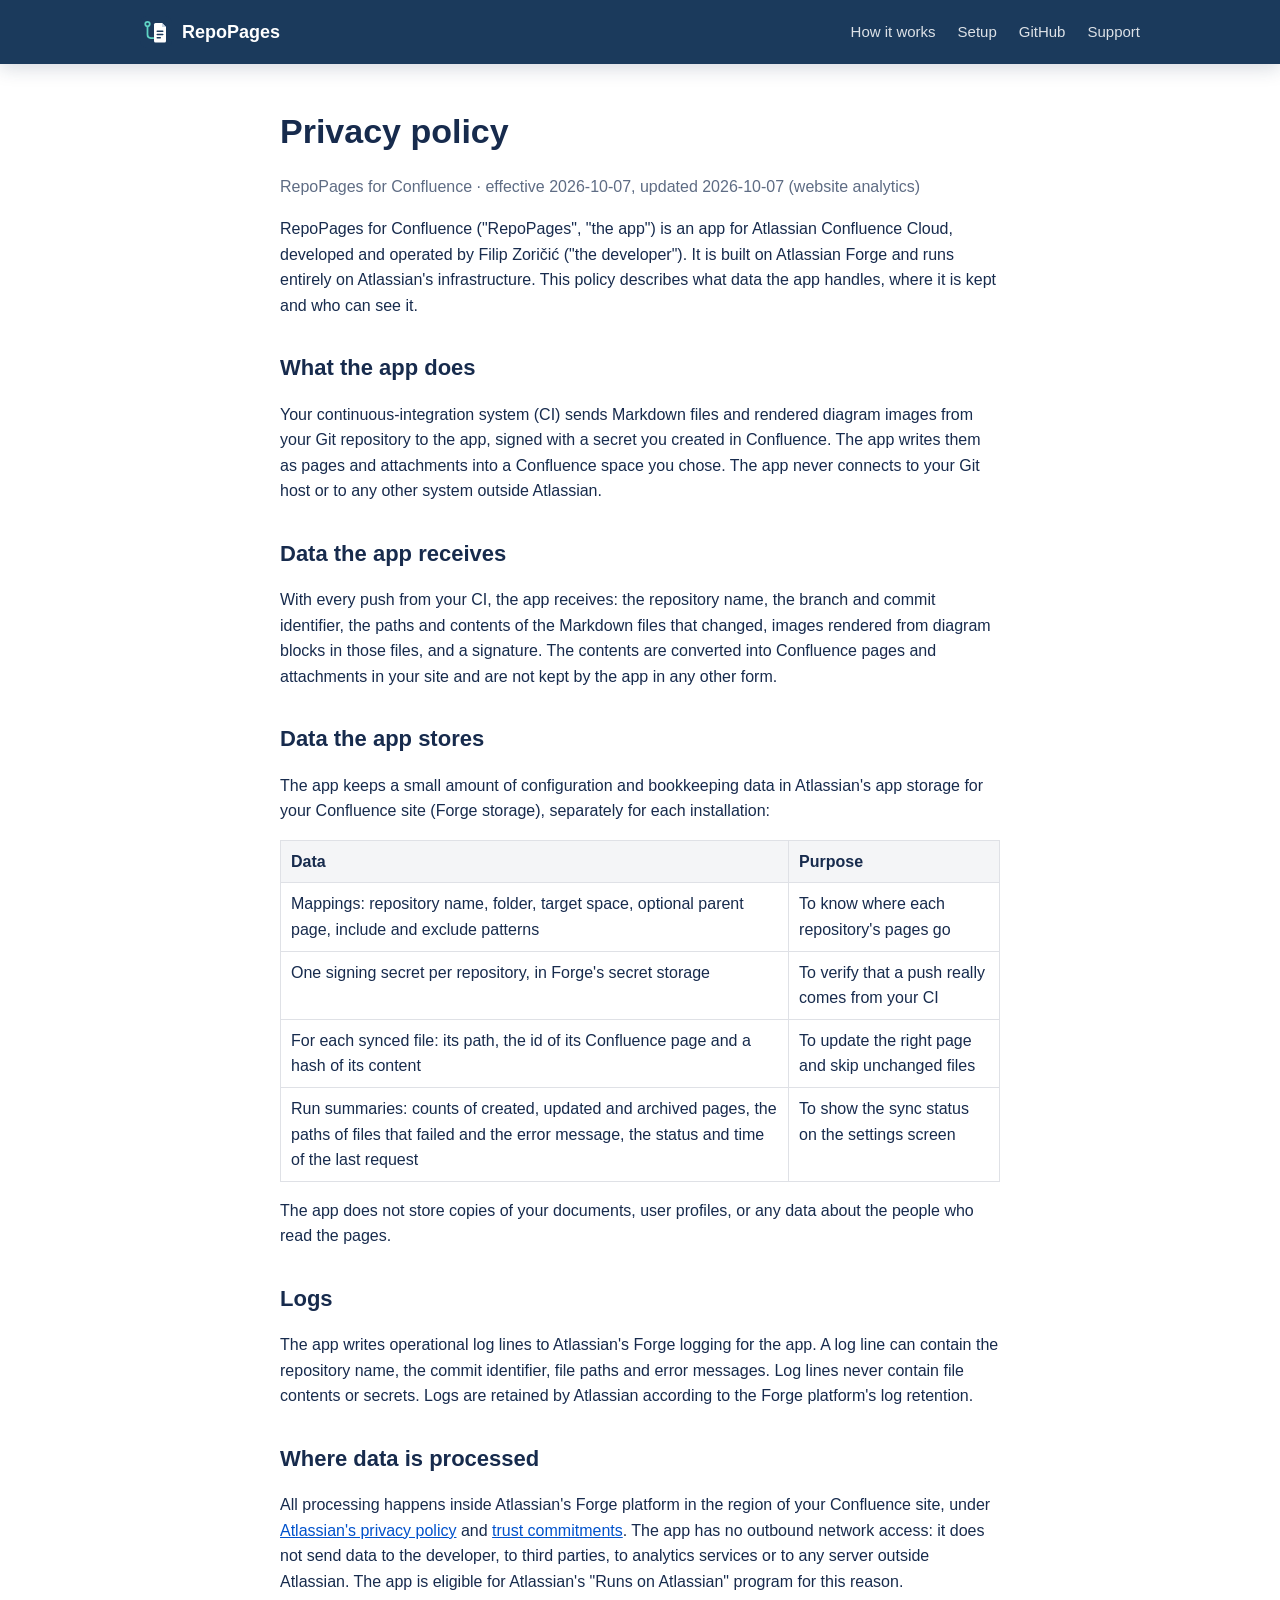
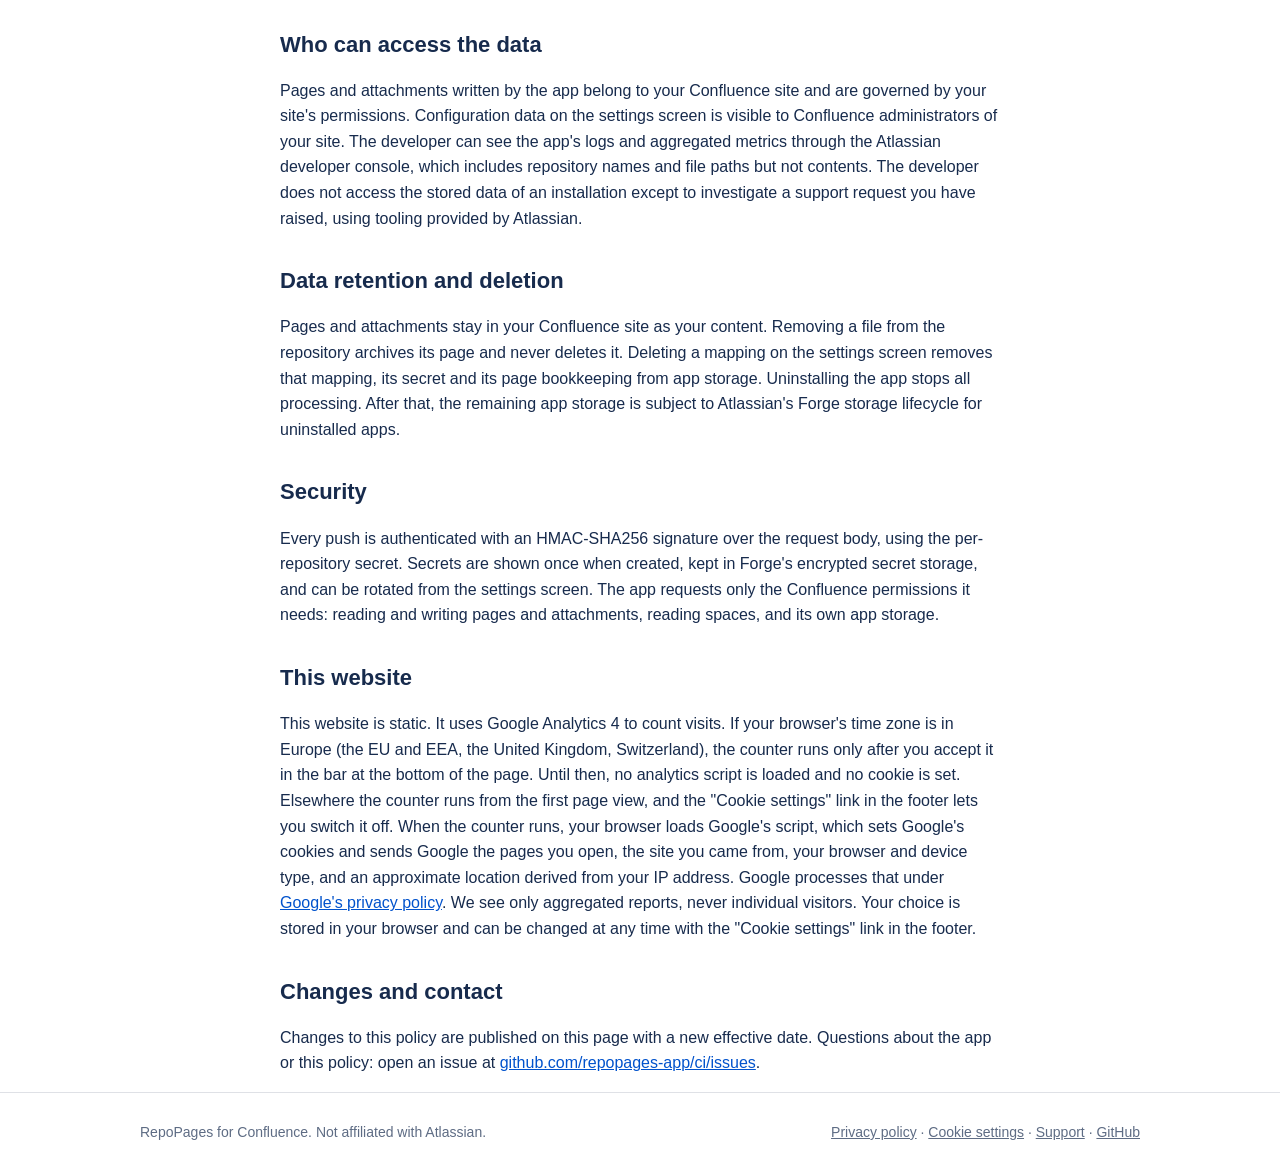
<file: privacy.html>
<!doctype html>
<html lang="en">
<head>
<meta charset="utf-8">
<meta name="viewport" content="width=device-width, initial-scale=1">
<meta name="theme-color" content="#1B3A5C">
<title>Privacy policy · RepoPages for Confluence</title>
<link rel="canonical" href="https://repopages.app/privacy.html">
<meta name="description" content="What RepoPages for Confluence stores, where it runs, and what the website collects. The app makes no outbound connections and keeps its data in your Confluence site.">
<meta property="og:type" content="website">
<meta property="og:site_name" content="RepoPages for Confluence">
<meta property="og:title" content="Privacy policy · RepoPages for Confluence">
<meta property="og:url" content="https://repopages.app/privacy.html">
<meta property="og:image" content="https://repopages.app/img/banner.png">
<meta name="twitter:card" content="summary_large_image">
<link rel="icon" href="/favicon.ico" sizes="48x48">
<link rel="icon" type="image/png" sizes="144x144" href="img/logo-144.png">
<link rel="icon" type="image/svg+xml" href="img/icon.svg">
<link rel="apple-touch-icon" href="img/logo-144.png">
<link rel="stylesheet" href="style.css?v=3">
</head>
<body>
<header class="top" id="top"><div class="wrap">
  <a class="brand" href="/"><img src="img/icon.svg" alt="">RepoPages</a>
  <button class="menu-btn" aria-label="Menu" aria-expanded="false" onclick="var h=document.getElementById('top');h.classList.toggle('open');this.setAttribute('aria-expanded',h.classList.contains('open'))"><svg viewBox="0 0 24 24" aria-hidden="true"><path d="M4 7h16M4 12h16M4 17h16" stroke="currentColor" stroke-width="2" stroke-linecap="round" fill="none"/></svg></button>
  <nav onclick="document.getElementById('top').classList.remove('open')"><a href="/#how">How it works</a><a href="/#setup">Setup</a><a href="https://github.com/repopages-app/ci">GitHub</a><a href="https://github.com/repopages-app/ci/issues">Support</a></nav>
</div></header>

<main class="wrap doc">
<h1>Privacy policy</h1>
<p class="date">RepoPages for Confluence · effective 2026-10-07, updated 2026-10-07 (website analytics)</p>

<p>RepoPages for Confluence ("RepoPages", "the app") is an app for Atlassian Confluence Cloud, developed and operated by Filip Zoričić ("the developer"). It is built on Atlassian Forge and runs entirely on Atlassian's infrastructure. This policy describes what data the app handles, where it is kept and who can see it.</p>

<h2>What the app does</h2>
<p>Your continuous-integration system (CI) sends Markdown files and rendered diagram images from your Git repository to the app, signed with a secret you created in Confluence. The app writes them as pages and attachments into a Confluence space you chose. The app never connects to your Git host or to any other system outside Atlassian.</p>

<h2>Data the app receives</h2>
<p>With every push from your CI, the app receives: the repository name, the branch and commit identifier, the paths and contents of the Markdown files that changed, images rendered from diagram blocks in those files, and a signature. The contents are converted into Confluence pages and attachments in your site and are not kept by the app in any other form.</p>

<h2>Data the app stores</h2>
<p>The app keeps a small amount of configuration and bookkeeping data in Atlassian's app storage for your Confluence site (Forge storage), separately for each installation:</p>
<table>
<tr><th>Data</th><th>Purpose</th></tr>
<tr><td>Mappings: repository name, folder, target space, optional parent page, include and exclude patterns</td><td>To know where each repository's pages go</td></tr>
<tr><td>One signing secret per repository, in Forge's secret storage</td><td>To verify that a push really comes from your CI</td></tr>
<tr><td>For each synced file: its path, the id of its Confluence page and a hash of its content</td><td>To update the right page and skip unchanged files</td></tr>
<tr><td>Run summaries: counts of created, updated and archived pages, the paths of files that failed and the error message, the status and time of the last request</td><td>To show the sync status on the settings screen</td></tr>
</table>
<p>The app does not store copies of your documents, user profiles, or any data about the people who read the pages.</p>

<h2>Logs</h2>
<p>The app writes operational log lines to Atlassian's Forge logging for the app. A log line can contain the repository name, the commit identifier, file paths and error messages. Log lines never contain file contents or secrets. Logs are retained by Atlassian according to the Forge platform's log retention.</p>

<h2>Where data is processed</h2>
<p>All processing happens inside Atlassian's Forge platform in the region of your Confluence site, under <a href="https://www.atlassian.com/legal/privacy-policy">Atlassian's privacy policy</a> and <a href="https://www.atlassian.com/trust">trust commitments</a>. The app has no outbound network access: it does not send data to the developer, to third parties, to analytics services or to any server outside Atlassian. The app is eligible for Atlassian's "Runs on Atlassian" program for this reason.</p>

<h2>Who can access the data</h2>
<p>Pages and attachments written by the app belong to your Confluence site and are governed by your site's permissions. Configuration data on the settings screen is visible to Confluence administrators of your site. The developer can see the app's logs and aggregated metrics through the Atlassian developer console, which includes repository names and file paths but not contents. The developer does not access the stored data of an installation except to investigate a support request you have raised, using tooling provided by Atlassian.</p>

<h2>Data retention and deletion</h2>
<p>Pages and attachments stay in your Confluence site as your content. Removing a file from the repository archives its page and never deletes it. Deleting a mapping on the settings screen removes that mapping, its secret and its page bookkeeping from app storage. Uninstalling the app stops all processing. After that, the remaining app storage is subject to Atlassian's Forge storage lifecycle for uninstalled apps.</p>

<h2>Security</h2>
<p>Every push is authenticated with an HMAC-SHA256 signature over the request body, using the per-repository secret. Secrets are shown once when created, kept in Forge's encrypted secret storage, and can be rotated from the settings screen. The app requests only the Confluence permissions it needs: reading and writing pages and attachments, reading spaces, and its own app storage.</p>

<h2 id="analytics">This website</h2>
<p>This website is static. It uses Google Analytics 4 to count visits. If your browser's time zone is in Europe (the EU and EEA, the United Kingdom, Switzerland), the counter runs only after you accept it in the bar at the bottom of the page. Until then, no analytics script is loaded and no cookie is set. Elsewhere the counter runs from the first page view, and the "Cookie settings" link in the footer lets you switch it off. When the counter runs, your browser loads Google's script, which sets Google's cookies and sends Google the pages you open, the site you came from, your browser and device type, and an approximate location derived from your IP address. Google processes that under <a href="https://policies.google.com/privacy">Google's privacy policy</a>. We see only aggregated reports, never individual visitors. Your choice is stored in your browser and can be changed at any time with the "Cookie settings" link in the footer.</p>

<h2>Changes and contact</h2>
<p>Changes to this policy are published on this page with a new effective date. Questions about the app or this policy: open an issue at <a href="https://github.com/repopages-app/ci/issues">github.com/repopages-app/ci/issues</a>.</p>
</main>

<footer><div class="wrap">
  <span>RepoPages for Confluence. Not affiliated with Atlassian.</span>
  <span><a href="privacy.html">Privacy policy</a> · <a href="#" onclick="showConsent();return false">Cookie settings</a> · <a href="https://github.com/repopages-app/ci/issues">Support</a> · <a href="https://github.com/repopages-app">GitHub</a></span>
</div></footer>
<div id="consent" class="consent" hidden role="dialog" aria-label="Cookie choice">
  <div class="wrap"><span>This site can use Google Analytics to count visits. No analytics runs unless you accept. <a href="privacy.html#analytics">Details</a></span>
  <span class="consent-actions"><button type="button" data-decline>Decline</button><button type="button" class="primary" data-accept>Accept</button></span></div>
</div>
<script src="analytics.js" defer></script>
</body>
</html>
</file>
<file: style.css>
:root{--navy:#1B3A5C;--teal:#5FD3C4;--ink:#172b4d;--muted:#5e6c84;--bg:#ffffff;--card:#f4f5f7;--line:#dfe1e6}
*{box-sizing:border-box}
html{scroll-behavior:smooth;background-color:#ffffff}
body{margin:0;font:16px/1.6 -apple-system,BlinkMacSystemFont,"Segoe UI",Roboto,Helvetica,Arial,sans-serif;color:var(--ink);background:var(--bg);position:relative}
/* Navy above the document: the block scrolls into view when the page is pulled down past its top; below the page the canvas stays white. */
body::before{content:"";position:absolute;left:0;right:0;top:-150vh;height:150vh;background:var(--navy);z-index:-1}
a{color:#0052cc}
.wrap{max-width:1040px;margin:0 auto;padding:0 20px}
header.top{background:var(--navy);color:#fff}
header.top .wrap{display:flex;align-items:center;justify-content:space-between;height:64px}
.brand{display:flex;align-items:center;gap:10px;color:#fff;text-decoration:none;font-weight:700;font-size:18px}
.brand img{width:32px;height:32px;border-radius:7px}
nav a{color:rgba(255,255,255,.85);text-decoration:none;margin-left:22px;font-size:15px}
nav a:hover{color:#fff}
.menu-btn{display:none;align-items:center;justify-content:center;padding:0;background:none;border:1.5px solid rgba(255,255,255,.35);color:#fff;border-radius:8px;width:44px;height:40px;cursor:pointer}
.menu-btn svg{display:block;width:22px;height:22px}
header.top{position:sticky;top:0;z-index:40;box-shadow:0 4px 18px rgba(23,43,77,.18)}
.hero{background:var(--navy);color:#fff;padding:56px 0 64px}
.hero .wrap{display:grid;grid-template-columns:1.1fr .9fr;gap:40px;align-items:center}
.hero h1{font-size:44px;line-height:1.1;margin:0 0 18px;letter-spacing:-.5px}
.hero h1 span{color:var(--teal)}
.hero p{font-size:20px;color:rgba(255,255,255,.88);margin:0 0 14px;max-width:560px}
.hero p.sub{font-size:17px;color:rgba(255,255,255,.72);margin-bottom:26px}
.hero .flow{display:block;width:100%;max-width:560px;height:auto;margin:6px 0 18px}
.cta{display:inline-block;background:var(--teal);color:#0b2a3a;font-weight:700;padding:12px 22px;border-radius:8px;text-decoration:none;margin:0 12px 12px 0}
.cta.alt{background:transparent;color:#fff;border:1.5px solid rgba(255,255,255,.45)}
.hero img{width:100%;border-radius:10px;box-shadow:0 20px 50px rgba(0,0,0,.35)}
section{padding:56px 0}
section h2{font-size:30px;margin:0 0 8px;letter-spacing:-.3px}
section p.lead{color:var(--muted);font-size:18px;margin:0 0 32px}
.feature{display:grid;grid-template-columns:1fr 1.3fr;gap:36px;align-items:center;margin-bottom:56px}
.feature:nth-child(even){direction:rtl}
.feature:nth-child(even)>*{direction:ltr}
.feature h3{font-size:22px;margin:0 0 10px}
.feature p{margin:0 0 10px;color:#2c3e50}
.feature img{width:100%;border:1px solid var(--line);border-radius:10px;box-shadow:0 10px 30px rgba(23,43,77,.12)}
.steps{display:grid;grid-template-columns:repeat(3,1fr);gap:20px}
.step{background:var(--card);border-radius:10px;padding:22px}
.step b{display:block;color:var(--navy);font-size:16px;margin-bottom:6px}
.step p{margin:0;color:#2c3e50}
.step .n{display:inline-block;width:28px;height:28px;border-radius:50%;background:var(--teal);color:#0b2a3a;font-weight:700;text-align:center;line-height:28px;margin-bottom:10px}
pre{background:#0b2a3a;color:#e6f1ff;padding:18px 20px;border-radius:10px;overflow:auto;font-size:13.5px;line-height:1.5}
code{font-family:ui-monospace,SFMono-Regular,Menlo,Consolas,monospace}
.facts{display:grid;grid-template-columns:repeat(3,1fr);gap:20px}
.fact{background:var(--bg);border:1px solid var(--line);border-radius:10px;padding:20px}
.fact b{display:block;margin-bottom:6px}
footer{border-top:1px solid var(--line);padding:28px 0;color:var(--muted);font-size:14px}
footer a{color:var(--muted)}
footer .wrap{display:flex;flex-wrap:wrap;gap:18px;justify-content:space-between}
.doc{max-width:760px}
.doc h1{font-size:34px;margin:40px 0 6px}
.doc h2{font-size:22px;margin:32px 0 8px}
.doc .date{color:var(--muted)}
.doc table{border-collapse:collapse;width:100%;margin:12px 0}
.doc td,.doc th{border:1px solid var(--line);padding:8px 10px;text-align:left;vertical-align:top}
.doc th{background:var(--card)}
@media (max-width:860px){
  .hero .wrap,.feature{grid-template-columns:1fr}
  .feature:nth-child(even){direction:ltr}
  .hero{padding:40px 0 48px}
  .hero h1{font-size:36px}
  .hero p{font-size:18px}
  .steps,.facts{grid-template-columns:1fr}
  .cta{display:block;width:100%;text-align:center;margin:0 0 12px;box-sizing:border-box}
  .menu-btn{display:inline-flex}
  header.top .wrap{flex-wrap:wrap;height:auto;min-height:0;padding-top:12px;padding-bottom:12px}
  nav{flex-basis:100%;max-height:0;overflow:hidden;transition:max-height .25s ease;padding:0;margin:0}
  nav a{display:block;margin:0;padding:12px 0;font-size:17px;border-bottom:1px solid rgba(255,255,255,.08)}
  nav a:first-child{border-top:1px solid rgba(255,255,255,.12);margin-top:12px}
  nav a:last-child{border-bottom:0}
  header.top.open nav{max-height:400px}
  section{padding:40px 0}
  section h2{font-size:26px}
}

.consent{position:fixed;left:0;right:0;bottom:0;background:#fff;color:var(--ink);font-size:14px;border-top:1px solid var(--line);box-shadow:0 -10px 30px rgba(23,43,77,.15);z-index:50}
.consent .wrap{display:flex;flex-wrap:wrap;gap:12px;align-items:center;justify-content:space-between;padding:14px 20px}
.consent a{color:#0052cc}
.consent-actions{display:flex;gap:8px}
.consent button{font:inherit;padding:8px 14px;border-radius:7px;border:1.5px solid var(--line);background:#fff;color:var(--ink);cursor:pointer}
.consent button.primary{background:var(--navy);border-color:var(--navy);color:#fff;font-weight:700}
</file>
